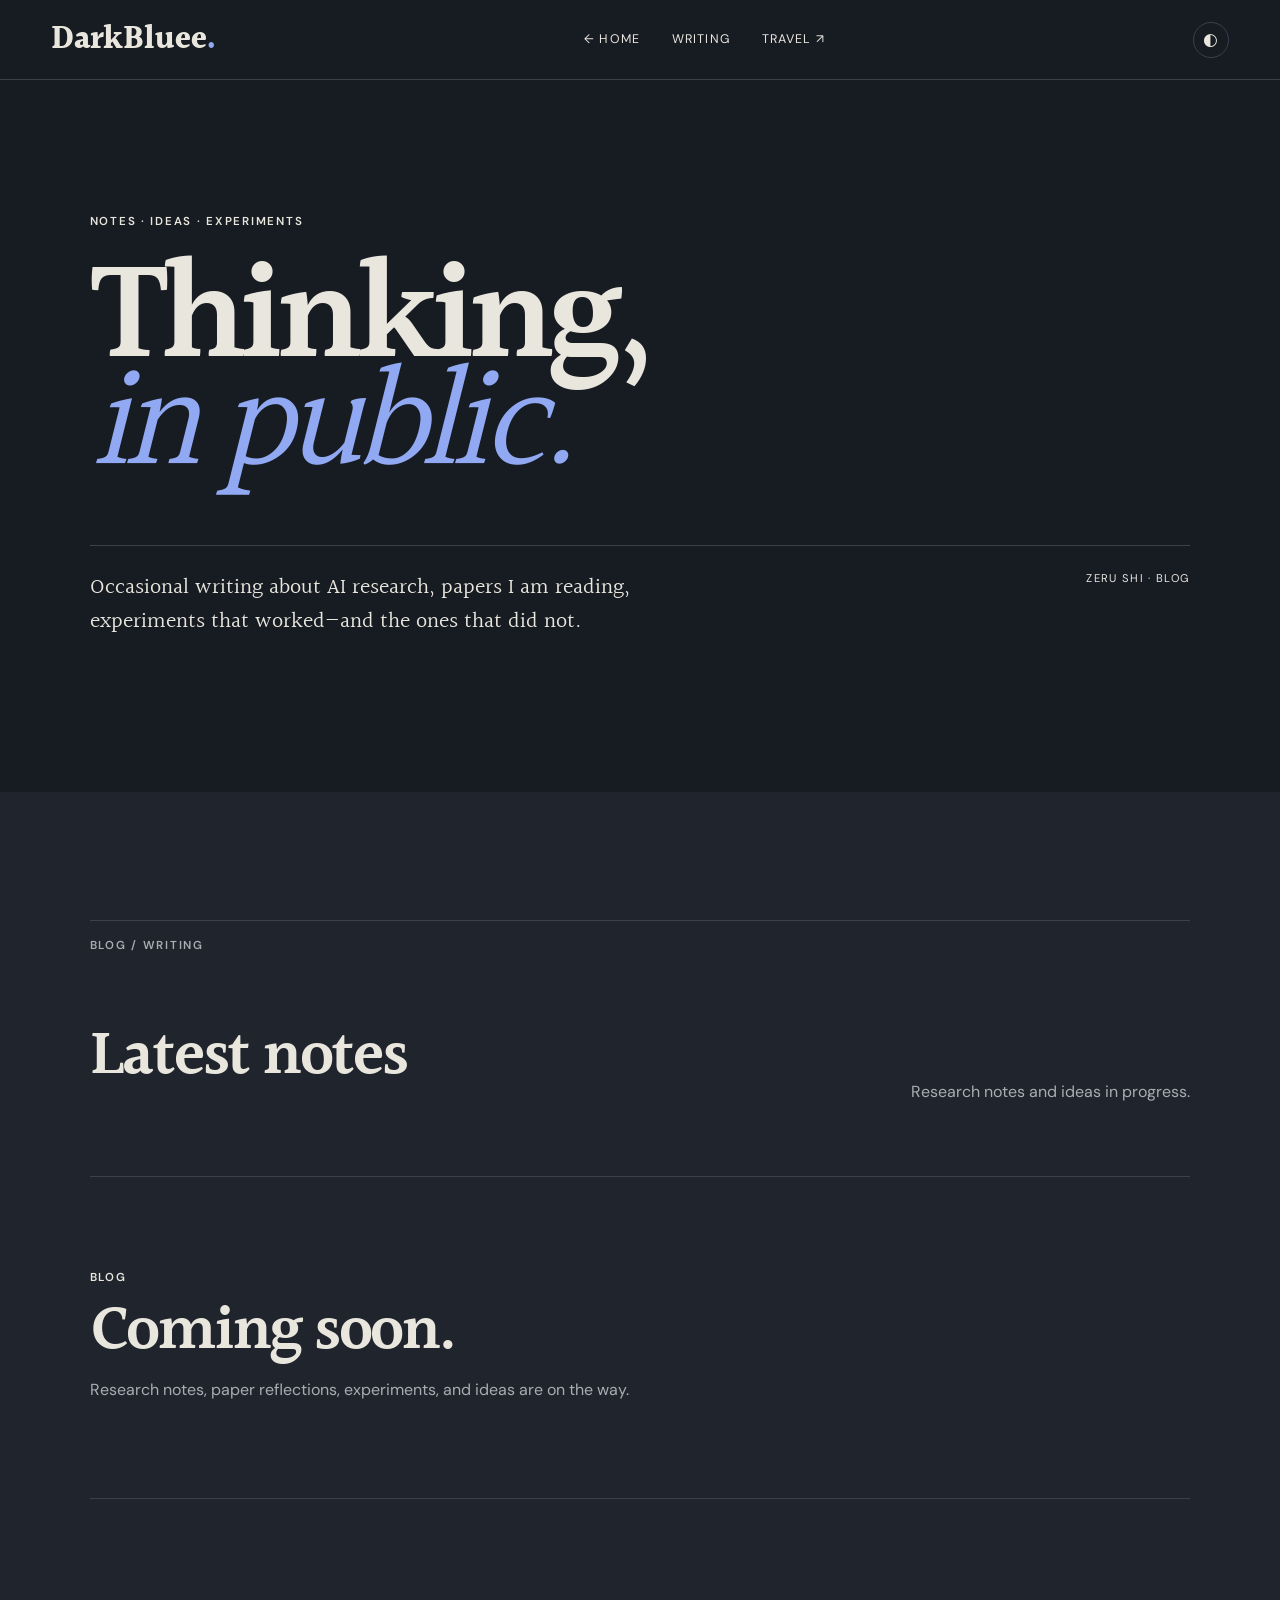
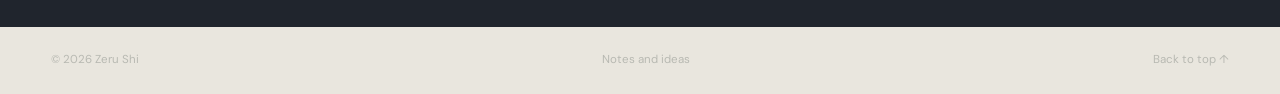
<file: blog.html>
<!doctype html>
<html lang="en">
<head>
  <meta charset="utf-8">
  <meta name="viewport" content="width=device-width, initial-scale=1">
  <title>Blog | Zeru Shi</title>
  <meta name="description" content="Notes by Zeru Shi on AI research, papers, experiments, and ideas in progress.">
  <meta name="author" content="Zeru Shi">
  <meta name="theme-color" content="#f1efe9">
  <link rel="canonical" href="https://darkbluee.github.io/blog.html">
  <script>try{const saved=localStorage.getItem('theme');const hour=new Date().getHours();if(saved==='dark'||(!saved&&(hour>=19||hour<7)))document.documentElement.dataset.theme='dark'}catch(e){}</script>
  <link rel="preconnect" href="https://fonts.googleapis.com">
  <link rel="preconnect" href="https://fonts.gstatic.com" crossorigin>
  <link href="https://fonts.googleapis.com/css2?family=DM+Sans:wght@400;500;600&family=Halant:wght@400;500;600;700&display=swap" rel="stylesheet">
  <link rel="stylesheet" href="./styles.css">
</head>
<body id="top" class="blog-page">
  <header class="site-header blog-header">
    <a class="wordmark" href="./index.html">DarkBluee<span>.</span></a>
    <nav aria-label="Blog navigation"><a href="./index.html">← Home</a><a href="#writing">Writing</a><a href="./travel.html">Travel ↗</a></nav>
    <button class="theme-toggle" type="button" aria-label="Switch to dark mode" title="Switch color theme"><span aria-hidden="true">◐</span></button>
  </header>

  <main>
    <section class="blog-hero section-pad">
      <p class="eyebrow">NOTES · IDEAS · EXPERIMENTS</p>
      <h1>Thinking,<br><em>in public.</em></h1>
      <div class="blog-intro"><p>Occasional writing about AI research, papers I am reading, experiments that worked—and the ones that did not.</p><span>ZERU SHI · BLOG</span></div>
    </section>

    <section id="writing" class="blog-index section-pad">
      <div class="section-label">BLOG / WRITING</div>
      <div class="section-heading"><h2>Latest notes</h2><p>Research notes and ideas in progress.</p></div>
      <div class="blog-empty">
        <p class="eyebrow">BLOG</p>
        <h2>Coming soon.</h2>
        <p>Research notes, paper reflections, experiments, and ideas are on the way.</p>
      </div>

      <!-- Future post card example:
      <article class="post-card">
        <div><time>2026.07.12</time><span>RESEARCH NOTES</span></div>
        <a href="./blog/example-post.html"><h2>Post title</h2><p>A short summary of the post.</p></a>
        <a href="./blog/example-post.html" aria-label="Read post">↗</a>
      </article>
      -->
    </section>
  </main>

  <footer><span>© 2026 Zeru Shi</span><span>Notes and ideas</span><a href="#top">Back to top ↑</a></footer>
  <script src="./script.js?v=2"></script>
</body>
</html>
</file>
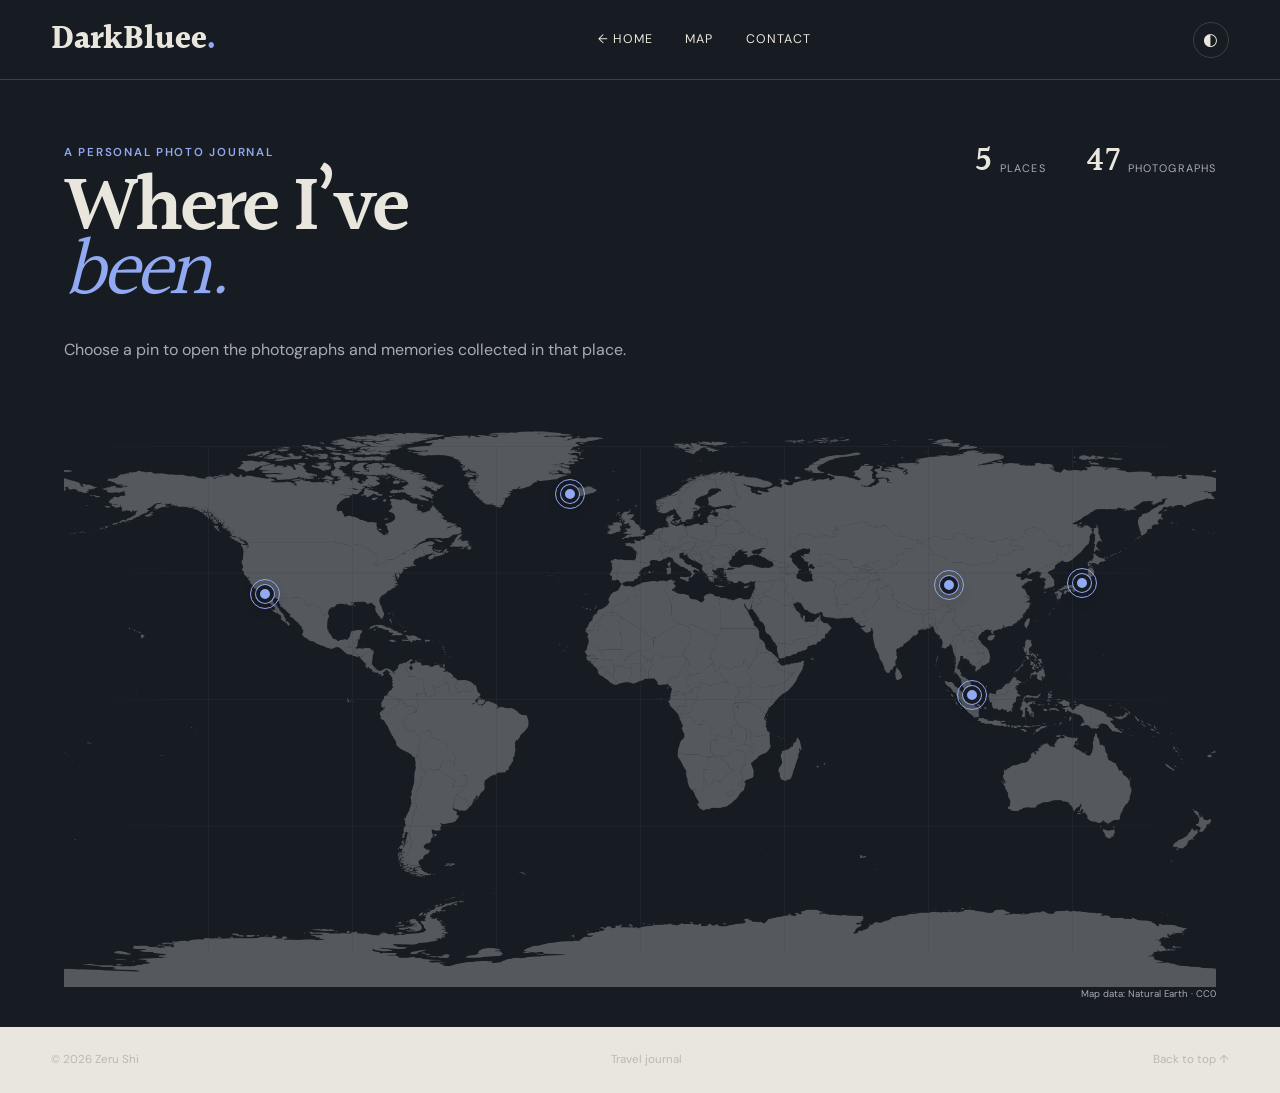
<file: travel.html>
<!doctype html>
<html lang="en">
<head>
  <meta charset="utf-8">
  <meta name="viewport" content="width=device-width, initial-scale=1">
  <title>Travel Journal | Zeru Shi</title>
  <meta name="description" content="A visual travel journal by Zeru Shi — places, light, and moments collected along the way.">
  <meta name="author" content="Zeru Shi">
  <meta name="theme-color" content="#f1efe9">
  <link rel="canonical" href="https://darkbluee.github.io/travel.html">
  <script>try{const saved=localStorage.getItem('theme');const hour=new Date().getHours();if(saved==='dark'||(!saved&&(hour>=19||hour<7)))document.documentElement.dataset.theme='dark'}catch(e){}</script>
  <link rel="preconnect" href="https://fonts.googleapis.com">
  <link rel="preconnect" href="https://fonts.gstatic.com" crossorigin>
  <link href="https://fonts.googleapis.com/css2?family=DM+Sans:wght@400;500;600&family=Halant:wght@400;500;600;700&display=swap" rel="stylesheet">
  <link rel="stylesheet" href="./styles.css">
  <link rel="stylesheet" href="./travel.css?v=11">
</head>
<body id="top" class="travel-page">
  <header class="site-header travel-header">
    <a class="wordmark" href="./index.html">DarkBluee<span>.</span></a>
    <nav aria-label="Travel navigation"><a href="./index.html">← Home</a><a href="#map">Map</a><a href="mailto:zeru.shi@rutgers.edu">Contact</a></nav>
    <button class="theme-toggle" type="button" aria-label="Switch to dark mode" title="Switch color theme"><span aria-hidden="true">◐</span></button>
  </header>

  <main class="travel-main">
    <section id="map" class="map-view" aria-labelledby="map-title">
      <div class="map-copy">
        <p class="eyebrow">A PERSONAL PHOTO JOURNAL</p>
        <h1 id="map-title">Where I’ve<br><em>been.</em></h1>
        <p>Choose a pin to open the photographs and memories collected in that place.</p>
      </div>
      <div class="map-meta" aria-label="Travel gallery totals"><span><strong id="place-count">0</strong> places</span><span><strong id="photo-count">0</strong> photographs</span></div>
      <div class="world-map" aria-label="Interactive world map">
        <img src="./assets/travel/world-map.png" alt="World map">
        <div class="map-grid" aria-hidden="true"></div>
        <div id="map-markers" class="map-markers"></div>
        <div id="map-empty" class="map-empty"><span>＋</span><p>No places pinned yet.<br>Your first journey will appear here.</p></div>
      </div>
      <p class="map-credit">Map data: Natural Earth · CC0</p>
    </section>

    <section id="place-gallery" class="place-gallery" hidden aria-live="polite">
      <div class="gallery-toolbar">
        <button id="back-to-map" class="back-to-map" type="button" aria-label="Close gallery and return to map"><span aria-hidden="true">×</span></button>
      </div>
      <header class="place-header">
        <h1 id="place-title"></h1>
        <p id="place-locations" class="place-locations" hidden></p>
        <time id="place-date"></time>
      </header>
      <div class="place-comments"><span>Notes</span><div id="place-notes"></div></div>
      <div id="travel-photos" class="travel-photo-grid" tabindex="0" aria-label="Photograph carousel; swipe or use arrow keys to browse"></div>
    </section>

    <dialog id="photo-lightbox" class="photo-lightbox">
      <button type="button" class="lightbox-close" aria-label="Close photograph">×</button>
      <img id="lightbox-image" alt="">
      <p id="lightbox-caption"></p>
    </dialog>
  </main>

  <footer><span>© 2026 Zeru Shi</span><span>Travel journal</span><a href="#top">Back to top ↑</a></footer>
  <script src="./script.js?v=2"></script>
  <script src="./travel-data.js?v=21"></script>
  <script src="./travel-map.js?v=15"></script>
</body>
</html>
</file>
<file: styles.css>
:root{--paper:#f1efe9;--ink:#20211f;--muted:#666861;--line:#cbc9c1;--blue:#263e8b;--white:#faf9f5}*{box-sizing:border-box}html{scroll-behavior:smooth}body{margin:0;background:var(--paper);color:var(--ink);font-family:"DM Sans",sans-serif;line-height:1.6}a{color:inherit;text-decoration:none}a:focus-visible,button:focus-visible{outline:3px solid var(--blue);outline-offset:4px}.site-header{height:80px;display:flex;align-items:center;justify-content:space-between;padding:0 4vw;border-bottom:1px solid var(--line);position:absolute;z-index:2;width:100%}.wordmark{font:700 2rem Halant,serif}.wordmark span,.open-note{color:var(--blue)}nav{display:flex;gap:2rem;font-size:.78rem;text-transform:uppercase;letter-spacing:.09em}nav a:hover,.socials a:hover,.card-links a:hover{color:var(--blue)}.section-pad{padding:8rem 7vw}.hero{min-height:100vh;padding-top:10rem;display:flex;flex-direction:column;justify-content:center;position:relative}.eyebrow,.section-label,.tag,.venue,time{font-size:.72rem;letter-spacing:.15em;font-weight:600}.hero h1{font:600 clamp(4.2rem,11vw,10rem)/.78 Halant,serif;letter-spacing:-.06em;margin:1.5rem 0 4rem}.flip-wrap{display:inline-block;color:var(--blue);min-width:6ch}.flip-out{animation:flipOut .28s ease forwards}.flip-in{animation:flipIn .35s ease}@keyframes flipOut{to{opacity:0;transform:translateY(20px);filter:blur(5px)}}@keyframes flipIn{from{opacity:0;transform:translateY(-20px);filter:blur(5px)}}.hero-bottom{display:flex;justify-content:space-between;align-items:end;border-top:1px solid var(--line);padding-top:1.5rem}.hero-bottom>p{max-width:620px;font:400 1.35rem Halant,serif}.hero-links{display:flex;gap:.75rem}.button{border:1px solid var(--ink);padding:.8rem 1.2rem;border-radius:100px;font-size:.8rem}.button.primary,.button:hover{background:var(--ink);color:var(--white)}.scroll-cue{position:absolute;bottom:2rem;left:50%;font-size:1.5rem}.section-label{border-top:1px solid var(--line);padding-top:1rem;margin-bottom:4.5rem;color:var(--muted)}.about-grid{display:grid;grid-template-columns:minmax(260px,.72fr) 1.3fr;gap:8vw;align-items:center}.portrait-wrap{position:relative}.portrait-wrap img{width:100%;aspect-ratio:4/5;object-fit:cover;object-position:center 22%;filter:grayscale(100%)}.portrait-wrap span{position:absolute;bottom:-1rem;right:-1rem;background:var(--blue);color:white;padding:.8rem 1rem;font-size:.65rem;letter-spacing:.1em}.about h2,.section-heading h2,.experience h2{font:600 clamp(2.6rem,5vw,5rem)/.95 Halant,serif;letter-spacing:-.035em;margin:0 0 2rem}.about-copy>p{font-size:1.08rem;max-width:720px}.about-copy a{text-decoration:underline;text-underline-offset:3px}.open-note{font-family:Halant,serif;font-size:1.35rem!important;border-left:3px solid var(--blue);padding-left:1.2rem;margin-top:2rem}.research{background:var(--ink);color:var(--white)}.research .section-label{border-color:#4d4e4a;color:#b8b9b2}.section-heading{display:flex;justify-content:space-between;align-items:end;margin-bottom:3.5rem}.section-heading p{color:var(--muted);max-width:380px}.research .section-heading p{color:#b8b9b2}.project-grid{display:grid;grid-template-columns:repeat(2,1fr);gap:1.5rem}.project-card{background:#2b2c29;border:1px solid #444541;overflow:hidden}.project-card img{width:100%;aspect-ratio:16/8;object-fit:cover;background:white;display:block;transition:transform .5s ease}.project-card:hover img{transform:scale(1.025)}.card-body{padding:1.8rem}.tag{color:#aeb9e3}.card-body h3{font:600 2rem/1.05 Halant,serif;margin:.5rem 0}.card-body>p{color:#c7c8c2}.card-links{display:flex;gap:1rem;margin-top:1.3rem;font-size:.78rem;text-transform:uppercase;letter-spacing:.08em}.publications{background:var(--white)}.pub-list article{display:grid;grid-template-columns:80px 1fr 40px;gap:2rem;padding:2rem 0;border-top:1px solid var(--line);align-items:start}.pub-list article>span{color:var(--muted)}.pub-list h3{font:600 1.65rem/1.15 Halant,serif;margin:.3rem 0}.pub-list p{margin:.3rem 0;color:var(--muted);font-size:.86rem}.pub-list .venue{color:var(--blue)}.pub-list article>a{font-size:1.5rem;text-align:right}.split{display:grid;grid-template-columns:1fr 1fr;gap:10vw}.timeline article{padding:1.3rem 0;border-top:1px solid var(--line)}.timeline h3{font:600 1.6rem Halant,serif;margin:.3rem 0}.timeline p{margin:0;color:var(--muted)}.recognition{margin-top:7rem}.recognition-grid{display:grid;grid-template-columns:repeat(2,1fr);gap:0 3rem}.recognition-grid p{border-top:1px solid var(--line);padding:1rem 0;margin:0}.recognition-grid span{display:inline-block;width:90px;font-size:.72rem;color:var(--blue)}.contact{text-align:center;background:var(--blue);color:white}.contact h2{font:600 clamp(3.5rem,8vw,8rem)/.83 Halant,serif;letter-spacing:-.05em;margin:2rem 0}.contact h2 em{font-weight:400}.contact>a{display:inline-block;font-size:1.1rem;border-bottom:1px solid white;padding-bottom:.2rem}.socials{display:flex;justify-content:center;gap:2rem;margin-top:4rem;font-size:.78rem;text-transform:uppercase;letter-spacing:.08em}.socials a:hover{color:#bec8ed}footer{display:flex;justify-content:space-between;padding:1.5rem 4vw;background:var(--ink);color:#b8b9b2;font-size:.72rem}.reveal{opacity:0;transform:translateY(28px);transition:opacity .7s ease,transform .7s ease}.reveal.visible{opacity:1;transform:none}@media (prefers-reduced-motion:reduce){html{scroll-behavior:auto}.reveal{opacity:1;transform:none;transition:none}}@media(max-width:760px){.site-header{height:64px}nav{gap:1rem}nav a:nth-child(2),nav a:nth-child(4){display:none}.section-pad{padding:6rem 6vw}.hero{padding-top:8rem}.hero h1{font-size:clamp(3.7rem,19vw,6rem);margin-bottom:3rem}.hero-bottom,.section-heading{display:block}.hero-links{margin-top:1.5rem}.scroll-cue{display:none}.about-grid,.project-grid,.split{grid-template-columns:1fr}.portrait-wrap{max-width:380px}.section-label{margin-bottom:3rem}.section-heading p{margin-top:0}.pub-list article{grid-template-columns:50px 1fr 24px;gap:.8rem}.pub-list h3{font-size:1.35rem}.recognition-grid{grid-template-columns:1fr}.socials{flex-wrap:wrap;gap:1rem 2rem}footer{gap:1rem;flex-wrap:wrap}footer span:nth-child(2){display:none}}
.portrait-wrap img{filter:none}
.news{background:#e6e3da}.news-list{border-bottom:1px solid var(--line)}.news-list article{display:grid;grid-template-columns:120px 1fr;gap:2rem;border-top:1px solid var(--line);padding:1.15rem 0}.news-list article time{color:var(--blue);padding-top:.2rem}.news-list article p{margin:0;font:500 1.18rem/1.45 Halant,serif}.news-list a{text-decoration:underline;text-underline-offset:3px}.news-list a:hover{color:var(--blue)}
@media(max-width:760px){.news-list article{grid-template-columns:75px 1fr;gap:1rem}.news-list article p{font-size:1.05rem}nav a:nth-child(2){display:none}}
.news-list{max-height:360px;overflow-y:auto;overscroll-behavior:contain;padding-right:1rem;scrollbar-width:thin;scrollbar-color:var(--blue) transparent;mask-image:linear-gradient(to bottom,#000 0,#000 calc(100% - 42px),transparent 100%);-webkit-mask-image:linear-gradient(to bottom,#000 0,#000 calc(100% - 42px),transparent 100%)}.news-list:focus{outline:2px solid var(--blue);outline-offset:8px}.news-list::-webkit-scrollbar{width:6px}.news-list::-webkit-scrollbar-track{background:transparent}.news-list::-webkit-scrollbar-thumb{background:var(--blue);border-radius:10px}.news-list article:last-child{padding-bottom:3.5rem}
@media(max-width:760px){.news-list{max-height:320px;padding-right:.5rem}}
.travel-header{position:absolute}.travel-hero{min-height:88vh;padding-top:11rem;display:flex;flex-direction:column;justify-content:center}.travel-hero h1{font:600 clamp(4rem,10vw,9rem)/.78 Halant,serif;letter-spacing:-.055em;margin:1.5rem 0 4rem}.travel-hero h1 em{font-weight:400;color:var(--blue)}.travel-intro{border-top:1px solid var(--line);padding-top:1.5rem;display:flex;justify-content:space-between;align-items:start}.travel-intro p{font:400 1.35rem Halant,serif;max-width:560px;margin:0}.travel-intro>span{font-size:.7rem;letter-spacing:.12em}.travel-journal{background:var(--white);min-height:70vh}.travel-empty{min-height:430px;border:1px solid var(--line);display:grid;grid-template-columns:1fr 2fr;align-items:end;padding:3rem;position:relative;background:linear-gradient(135deg,#ece9e1,#f7f5ef)}.empty-number{position:absolute;right:2rem;top:1rem;font:600 8rem Halant,serif;color:#ddd9cf;line-height:1}.travel-empty h2,.trip h2{font:600 clamp(3rem,6vw,6rem)/.85 Halant,serif;letter-spacing:-.04em;margin:.7rem 0 1.5rem}.travel-empty>div{grid-column:2;position:relative;z-index:1}.travel-empty>div>p:last-child{max-width:560px;color:var(--muted)}code{font-size:.8em;background:#dedbd2;padding:.15rem .4rem;border-radius:3px}.trip{margin-top:8rem}.trip>header{display:flex;justify-content:space-between;align-items:end;border-bottom:1px solid var(--line);margin-bottom:1.5rem}.trip>header time{padding-bottom:1rem}.photo-grid{display:grid;grid-template-columns:repeat(2,1fr);gap:1rem}.photo-grid figure{margin:0}.photo-grid img{display:block;width:100%;aspect-ratio:4/5;object-fit:cover}.photo-grid .photo-wide{grid-column:span 2}.photo-grid .photo-wide img{aspect-ratio:16/9}.photo-grid figcaption{font-size:.72rem;color:var(--muted);padding-top:.5rem}@media(max-width:760px){.travel-hero{min-height:80vh;padding-top:8rem}.travel-hero h1{font-size:17vw}.travel-intro{display:block}.travel-intro>span{display:block;margin-top:2rem}.travel-empty{grid-template-columns:1fr;padding:1.5rem;min-height:400px}.travel-empty>div{grid-column:1}.empty-number{font-size:5rem}.photo-grid{grid-template-columns:1fr}.photo-grid .photo-wide{grid-column:span 1}.photo-grid .photo-wide img{aspect-ratio:4/5}}
.publication-group{margin-top:6rem}.publication-group:first-child{margin-top:0}.publication-group>header{display:grid;grid-template-columns:80px 1fr;gap:2rem;align-items:end;margin-bottom:1.2rem}.publication-group>header>span{font:500 3.5rem Halant,serif;color:#d3d0c8;line-height:1}.publication-group>header p{font-size:.68rem;letter-spacing:.14em;color:var(--blue);margin:0}.publication-group>header h3{font:600 clamp(2.2rem,4vw,4rem)/1 Halant,serif;letter-spacing:-.03em;margin:.15rem 0 0}.publication-group .pub-list{border-bottom:1px solid var(--line)}@media(max-width:760px){.publication-group{margin-top:4rem}.publication-group>header{grid-template-columns:50px 1fr;gap:.8rem}.publication-group>header>span{font-size:2.5rem}}
.theme-toggle{appearance:none;border:1px solid var(--line);background:var(--paper);color:var(--ink);width:36px;height:36px;border-radius:50%;display:grid;place-items:center;cursor:pointer;font-size:1.05rem;transition:background .25s,color .25s,transform .25s}.theme-toggle:hover{transform:rotate(18deg);background:var(--ink);color:var(--paper)}
html[data-theme="dark"]{--paper:#171b22;--ink:#e9e6de;--muted:#a9acb2;--line:#3b414b;--blue:#91a8f2;--white:#20252d;color-scheme:dark}html[data-theme="dark"] body{background:var(--paper)}html[data-theme="dark"] .news{background:#1d222a}html[data-theme="dark"] .research{background:#11151b}html[data-theme="dark"] .project-card{background:#202630;border-color:#3b414b}html[data-theme="dark"] .publications,html[data-theme="dark"] .travel-journal{background:#20252d}html[data-theme="dark"] .contact{background:#273b78}html[data-theme="dark"] .travel-empty{background:linear-gradient(135deg,#242a33,#1b2027)}html[data-theme="dark"] .empty-number,html[data-theme="dark"] .publication-group>header>span{color:#343b46}html[data-theme="dark"] code{background:#343b46}html[data-theme="dark"] .portrait-wrap img{filter:brightness(.9)}html[data-theme="dark"] .project-card img{filter:brightness(.88)}html[data-theme="dark"] .project-card:hover img{filter:brightness(1)}body,.site-header,.news,.research,.project-card,.publications,.travel-journal,.contact,.travel-empty,footer{transition:background-color .35s ease,color .35s ease,border-color .35s ease}
@media(max-width:760px){.site-header{gap:.7rem}.theme-toggle{width:32px;height:32px;flex:0 0 auto}nav{margin-left:auto}}
html[data-theme="dark"] .research{color:#e9e6de}html[data-theme="dark"] .research .section-heading h2{color:#f3f0e8}html[data-theme="dark"] .research .section-heading p{color:#a9acb2}html[data-theme="dark"] .project-card{color:#e9e6de}html[data-theme="dark"] .project-card .card-body>p{color:#bdc1c8}html[data-theme="dark"] .contact{color:#fff}
.blog-header{position:absolute}.blog-hero{min-height:88vh;padding-top:11rem;display:flex;flex-direction:column;justify-content:center}.blog-hero h1{font:600 clamp(4.5rem,11vw,10rem)/.76 Halant,serif;letter-spacing:-.055em;margin:1.5rem 0 4rem}.blog-hero h1 em{font-weight:400;color:var(--blue)}.blog-intro{display:flex;justify-content:space-between;align-items:start;border-top:1px solid var(--line);padding-top:1.5rem}.blog-intro p{font:400 1.35rem Halant,serif;max-width:650px;margin:0}.blog-intro>span{font-size:.7rem;letter-spacing:.12em}.blog-index{min-height:70vh;background:var(--white)}.blog-empty{border-top:1px solid var(--line);border-bottom:1px solid var(--line);padding:5rem 0}.blog-empty h2{font:600 clamp(2.8rem,5vw,5rem)/.9 Halant,serif;letter-spacing:-.035em;margin:1rem 0}.blog-empty>p:last-child{max-width:570px;color:var(--muted)}.post-card{display:grid;grid-template-columns:170px 1fr 40px;gap:2rem;align-items:start;border-top:1px solid var(--line);padding:2rem 0}.post-card>div{display:flex;flex-direction:column;gap:.4rem;font-size:.7rem;letter-spacing:.1em;color:var(--muted)}.post-card h2{font:600 2rem/1.1 Halant,serif;margin:0}.post-card p{color:var(--muted)}.post-card>a:last-child{font-size:1.5rem;text-align:right}html[data-theme="dark"] .blog-index{background:#20252d}@media(max-width:760px){.blog-hero{min-height:80vh;padding-top:8rem}.blog-hero h1{font-size:19vw}.blog-intro{display:block}.blog-intro>span{display:block;margin-top:2rem}.post-card{grid-template-columns:1fr 24px}.post-card>div{grid-column:1/-1}}
.research-intro{margin-top:2rem;font-weight:600}.research-interests{margin:1rem 0 2rem}.research-interests article{display:grid;grid-template-columns:42px 1fr;gap:1rem;border-top:1px solid var(--line);padding:1.25rem 0}.research-interests article>span{font-size:.7rem;letter-spacing:.1em;color:var(--blue);padding-top:.25rem}.research-interests h3{font:600 1.35rem/1.2 Halant,serif;margin:0 0 .45rem}.research-interests p{margin:0;color:var(--muted);font-size:.96rem}.about-actions{margin:1.5rem 0 2.5rem}.about-actions .button{display:inline-block}.about-actions .primary{color:var(--paper)}html[data-theme="dark"] .about-actions .primary{color:#171b22}@media(max-width:760px){.research-interests article{grid-template-columns:32px 1fr}}
.about-actions{display:flex;align-items:center;gap:.75rem;flex-wrap:wrap}
.hero{min-height:78vh;padding-bottom:4rem}.about{padding-top:5rem}@media(max-width:760px){.hero{min-height:70vh;padding-bottom:3rem}.about{padding-top:4rem}}
.publications .pub-list strong{font-weight:800;color:var(--ink);letter-spacing:.01em}html[data-theme="dark"] .publications .pub-list strong{color:#f5f2ea}
.publication-group .pub-list article{grid-template-columns:1fr 40px}.publication-group .pub-list article>span{display:none}@media(max-width:760px){.publication-group .pub-list article{grid-template-columns:1fr 24px}}
.recognition-columns{display:grid;grid-template-columns:1fr 1fr;gap:10vw;margin-top:7rem}.recognition-columns h2{margin-bottom:2rem}.awards-scroll{height:250px;overflow-y:auto;overscroll-behavior:contain;border-bottom:1px solid var(--line);padding-right:.75rem;scrollbar-width:thin;scrollbar-color:var(--blue) transparent}.awards-scroll::-webkit-scrollbar{width:6px}.awards-scroll::-webkit-scrollbar-track{background:transparent}.awards-scroll::-webkit-scrollbar-thumb{background:var(--blue);border-radius:10px}.awards-scroll:focus{outline:2px solid var(--blue);outline-offset:6px}.awards-scroll article{display:grid;grid-template-columns:85px 1fr;gap:1rem;border-top:1px solid var(--line);padding:1rem 0}.awards-scroll article time{color:var(--blue);padding-top:.15rem}.awards-scroll article p,.service-list article p{margin:0}.service-list{border-bottom:1px solid var(--line)}.service-list article{border-top:1px solid var(--line);padding:1rem 0}.service-list article:first-child{display:grid;grid-template-columns:160px 1fr;gap:1rem}.service-list .eyebrow{color:var(--blue);font-size:.68rem}@media(max-width:760px){.recognition-columns{grid-template-columns:1fr;gap:4rem;margin-top:5rem}.awards-scroll{height:230px}.awards-scroll article{grid-template-columns:72px 1fr}.service-list article:first-child{display:block}.service-list .eyebrow{margin-bottom:.35rem}}
.service-panel .service-list article:first-child{display:block}.service-panel .service-list article p{white-space:nowrap}@media(max-width:980px){.service-panel .service-list article p{white-space:normal}}
.recognition-columns{grid-template-columns:1fr;gap:4.5rem}.service-panel{width:100%}.service-panel .service-list article p{white-space:normal}
.travel-main{min-height:100vh}.map-view{min-height:100vh;padding:9rem 4vw 3rem;position:relative;overflow:hidden;background:var(--paper)}.map-copy{position:relative;z-index:2;max-width:620px}.map-copy h1{font:600 clamp(4rem,8vw,8rem)/.76 Halant,serif;letter-spacing:-.055em;margin:1rem 0}.map-copy h1 em{font-weight:400;color:var(--blue)}.map-copy>p:last-child{max-width:480px;color:var(--muted)}.map-meta{position:absolute;right:4vw;top:9rem;z-index:2;display:flex;gap:2rem;text-align:right;font-size:.72rem;text-transform:uppercase;letter-spacing:.1em;color:var(--muted)}.map-meta span{display:flex;flex-direction:column}.map-meta strong{font:600 2.5rem Halant,serif;color:var(--ink);line-height:1}.world-map{position:relative;width:min(92vw,1500px);aspect-ratio:2/1;margin:0 auto;isolation:isolate}.world-map>img{position:absolute;inset:0;width:100%;height:100%;object-fit:contain;opacity:.52;filter:sepia(.08)}.map-grid{position:absolute;inset:6% 0;background-image:linear-gradient(to right,var(--line) 1px,transparent 1px),linear-gradient(to bottom,var(--line) 1px,transparent 1px);background-size:12.5% 25%;opacity:.22;mask-image:linear-gradient(to right,transparent,#000 12%,#000 88%,transparent)}.map-markers{position:absolute;inset:0}.map-marker{position:absolute;z-index:4;appearance:none;border:0;background:none;color:var(--ink);padding:0;cursor:pointer;transform:translate(-50%,-50%)}.pin-dot{display:block;width:14px;height:14px;border-radius:50%;background:var(--blue);border:3px solid var(--paper);box-shadow:0 0 0 1px var(--blue);position:relative}.pin-dot:after{content:"";position:absolute;inset:-10px;border:1px solid var(--blue);border-radius:50%;animation:pinPulse 2.2s ease-out infinite;animation-delay:var(--delay)}@keyframes pinPulse{0%{transform:scale(.3);opacity:0}20%{opacity:.7}100%{transform:scale(1.4);opacity:0}}.pin-label{position:absolute;left:20px;top:50%;transform:translateY(-50%);white-space:nowrap;background:var(--paper);border:1px solid var(--line);padding:.45rem .65rem;text-align:left;font-size:.75rem;font-weight:600;box-shadow:0 8px 24px rgba(20,20,20,.1)}.pin-label small{display:block;color:var(--muted);font-size:.6rem;font-weight:400;text-transform:uppercase;letter-spacing:.08em}.map-marker:hover .pin-label,.map-marker:focus-visible .pin-label{background:var(--ink);color:var(--paper)}.map-marker:hover .pin-label small,.map-marker:focus-visible .pin-label small{color:var(--paper);opacity:.72}.map-empty{position:absolute;left:50%;top:58%;transform:translate(-50%,-50%);z-index:3;text-align:center;color:var(--muted);background:color-mix(in srgb,var(--paper) 88%,transparent);padding:1.5rem 2rem;border:1px solid var(--line);backdrop-filter:blur(8px)}.map-empty[hidden]{display:none}.map-empty span{font-size:1.5rem;color:var(--blue)}.map-empty p{margin:.5rem 0 0;font:500 1rem/1.4 Halant,serif}.map-credit{position:absolute;bottom:1rem;right:4vw;color:var(--muted);font-size:.6rem}.place-gallery{min-height:100vh;padding:7rem 6vw;background:var(--white)}.place-gallery[hidden]{display:none}.gallery-toolbar{display:flex;justify-content:space-between;align-items:center;border-bottom:1px solid var(--line);padding-bottom:1rem;font-size:.7rem;text-transform:uppercase;letter-spacing:.1em}.back-to-map{appearance:none;border:0;background:none;color:var(--ink);font:600 .72rem "DM Sans",sans-serif;letter-spacing:.1em;text-transform:uppercase;padding:.5rem 0;cursor:pointer}.back-to-map:hover{color:var(--blue)}.place-header{display:grid;grid-template-columns:1.2fr .8fr;gap:6vw;align-items:end;padding:5rem 0}.place-header h1{font:600 clamp(4rem,9vw,9rem)/.78 Halant,serif;letter-spacing:-.055em;margin:.6rem 0 0}.place-header>div:last-child{padding-bottom:.6rem}.place-header time{font-size:.72rem;letter-spacing:.12em;color:var(--blue);text-transform:uppercase}.place-header>div:last-child p{max-width:520px;color:var(--muted)}.travel-photo-grid{display:grid;grid-template-columns:repeat(12,1fr);gap:1.2rem}.travel-photo{grid-column:span 6;margin:0}.travel-photo.wide{grid-column:span 12}.travel-photo.portrait{grid-column:span 5}.travel-photo button{appearance:none;border:0;background:none;padding:0;display:block;width:100%;cursor:zoom-in;overflow:hidden}.travel-photo img{display:block;width:100%;aspect-ratio:4/3;object-fit:cover;transition:transform .5s ease}.travel-photo.wide img{aspect-ratio:16/8}.travel-photo.portrait img{aspect-ratio:4/5}.travel-photo button:hover img{transform:scale(1.02)}.travel-photo figcaption{padding:.6rem 0 1.5rem;color:var(--muted);font-size:.72rem}.photo-lightbox{width:100vw;height:100vh;max-width:none;max-height:none;margin:0;border:0;background:rgba(11,13,17,.94);color:white;padding:3rem}.photo-lightbox::backdrop{background:rgba(11,13,17,.94)}.photo-lightbox[open]{display:grid;place-items:center}.photo-lightbox img{max-width:min(90vw,1400px);max-height:82vh;object-fit:contain}.photo-lightbox p{position:absolute;bottom:1.2rem;left:50%;transform:translateX(-50%);margin:0;color:#d6d7da;font-size:.75rem}.lightbox-close{position:absolute;right:2rem;top:1rem;border:0;background:none;color:white;font-size:2.2rem;cursor:pointer}.gallery-open .site-header{position:absolute}html[data-theme="dark"] .world-map>img{filter:invert(1);opacity:.38}html[data-theme="dark"] .map-empty{background:color-mix(in srgb,var(--paper) 88%,transparent)}html[data-theme="dark"] .place-gallery{background:#20252d}@media(max-width:760px){.map-view{padding:7rem 5vw 2rem;min-height:100svh}.map-copy h1{font-size:18vw}.map-meta{position:static;text-align:left;margin-top:2rem}.world-map{width:125vw;margin:2rem 0 0 -17vw}.map-empty{top:64%;padding:1rem}.pin-label{display:none}.map-credit{right:5vw}.place-gallery{padding:6rem 5vw}.place-header{grid-template-columns:1fr;padding:3rem 0}.place-header h1{font-size:18vw}.place-header>div:last-child{padding:0}.travel-photo-grid{display:block}.travel-photo{margin-bottom:1rem}.travel-photo img,.travel-photo.wide img,.travel-photo.portrait img{aspect-ratio:auto;max-height:none}.photo-lightbox{padding:1rem}.photo-lightbox img{max-width:96vw;max-height:80vh}}
.place-gallery-empty{grid-column:1/-1;min-height:420px;border:1px solid var(--line);display:flex;flex-direction:column;align-items:center;justify-content:center;text-align:center;background:linear-gradient(135deg,color-mix(in srgb,var(--paper) 85%,var(--white)),var(--white))}.place-gallery-empty>span{font-size:1.8rem;color:var(--blue)}.place-gallery-empty h2{font:600 clamp(2.4rem,5vw,4.5rem)/.9 Halant,serif;letter-spacing:-.035em;margin:1rem 0}.place-gallery-empty p{color:var(--muted);margin:0}html[data-theme="dark"] .place-gallery-empty{background:linear-gradient(135deg,#242a33,#1b2027)}
.portrait-wrap img{height:auto;aspect-ratio:auto;object-fit:contain;object-position:center}
@media(min-width:761px){.about-grid .portrait-wrap{width:82%;justify-self:center}}
.research .project-grid{width:min(100%,1220px);margin:0 auto;gap:1.1rem}.research .project-card img{aspect-ratio:16/7}.research .card-body{padding:1.4rem}.research .card-body h3{font-size:1.6rem;line-height:1.1}.research .card-body>p{font-size:.9rem;line-height:1.55}.research .card-links{margin-top:1rem;font-size:.72rem}@media(max-width:760px){.research .project-card img{aspect-ratio:16/8}.research .card-body{padding:1.25rem}.research .card-body h3{font-size:1.45rem}}
</file>
<file: travel.css>
/* Travel page layout lives separately to prevent portfolio rules from colliding. */
.travel-page .site-header {
  position: relative;
  z-index: 20;
  background: var(--paper);
}

.travel-main {
  min-height: calc(100vh - 80px);
}

.travel-page .map-view {
  min-height: calc(100vh - 80px);
  padding: clamp(2.5rem, 5vw, 5rem) 5vw 2.5rem;
  overflow: hidden;
  position: relative;
  background: var(--paper);
}

.travel-page .map-copy {
  width: min(100%, 760px);
  max-width: none;
  position: relative;
  z-index: 5;
}

.travel-page .map-copy .eyebrow {
  display: block;
  margin: 0 0 1rem;
  color: var(--blue);
}

.travel-page .map-copy h1 {
  margin: 0;
  max-width: 760px;
  font: 600 clamp(3.75rem, 6.2vw, 7rem)/.8 Halant, serif;
  letter-spacing: -.05em;
}

.travel-page .map-copy h1 em {
  color: var(--blue);
  font-weight: 400;
}

.travel-page .map-copy > p:last-child {
  max-width: 620px;
  margin: 2rem 0 0;
  color: var(--muted);
  font-size: 1rem;
}

.travel-page .map-meta {
  position: absolute;
  z-index: 5;
  top: clamp(3rem, 5vw, 5rem);
  right: 5vw;
  display: flex;
  gap: 2.5rem;
  text-align: left;
}

.travel-page .map-meta span {
  display: grid;
  grid-template-columns: auto auto;
  align-items: baseline;
  gap: .45rem;
  color: var(--muted);
  font-size: .68rem;
  letter-spacing: .1em;
  text-transform: uppercase;
}

.travel-page .map-meta strong {
  color: var(--ink);
  font: 600 2.2rem/1 Halant, serif;
}

.travel-page .world-map {
  position: relative;
  width: min(90vw, 1500px);
  aspect-ratio: 2 / 1;
  margin: 3rem auto 0;
  isolation: isolate;
}

.travel-page .world-map > img {
  position: absolute;
  inset: 0;
  width: 100%;
  height: 100%;
  object-fit: contain;
}

.travel-page .map-markers {
  position: absolute;
  inset: 0;
  z-index: 12;
  overflow: visible;
  pointer-events: none;
}

.travel-page .map-marker {
  position: absolute;
  z-index: 2;
  width: 18px;
  height: 18px;
  padding: 0;
  border: 0;
  border-radius: 50%;
  appearance: none;
  background: transparent;
  color: var(--ink);
  cursor: pointer;
  pointer-events: auto;
  transform: translate(-50%, -50%);
}

.travel-page .map-marker .pin-dot {
  display: block;
  width: 18px;
  height: 18px;
  border: 4px solid var(--paper);
  border-radius: 50%;
  background: var(--blue);
  box-shadow: 0 0 0 1px var(--blue), 0 5px 16px rgba(0, 0, 0, .22);
}

.travel-page .map-marker .pin-label {
  position: absolute;
  left: 26px;
  top: 50%;
  display: block;
  min-width: max-content;
  padding: .5rem .7rem;
  transform: translate(8px, -50%);
  border: 1px solid var(--line);
  background: var(--paper);
  color: var(--ink);
  box-shadow: 0 8px 24px rgba(0, 0, 0, .18);
  text-align: left;
  font-size: .75rem;
  font-weight: 600;
  line-height: 1.2;
  opacity: 0;
  visibility: hidden;
  pointer-events: none;
  transition: opacity .2s ease, transform .2s ease, visibility .2s ease;
}

.travel-page .map-marker .pin-label small {
  display: block;
  margin-top: .2rem;
  color: var(--muted);
  font-size: .58rem;
  font-weight: 500;
  letter-spacing: .08em;
  text-transform: uppercase;
}

.travel-page .map-marker:hover .pin-label,
.travel-page .map-marker:focus-visible .pin-label {
  background: var(--ink);
  color: var(--paper);
  opacity: 1;
  visibility: visible;
  transform: translate(0, -50%);
}

.travel-page .map-marker:hover .pin-label small,
.travel-page .map-marker:focus-visible .pin-label small {
  color: var(--paper);
  opacity: .72;
}

.travel-page .map-empty {
  top: 50%;
}

.travel-page .map-credit {
  right: 5vw;
}

html[data-theme="dark"] .travel-page .site-header {
  background: var(--paper);
}

@media (max-width: 1050px) {
  .travel-page .map-meta {
    position: static;
    margin-top: 2.5rem;
  }

  .travel-page .world-map {
    margin-top: 1.5rem;
  }
}

@media (max-width: 760px) {
  .travel-page .site-header {
    height: 64px;
  }

  .travel-main {
    min-height: calc(100svh - 64px);
  }

  .travel-page .map-view {
    min-height: calc(100svh - 64px);
    padding: 2.75rem 5vw 2rem;
  }

  .travel-page .map-copy h1 {
    font-size: clamp(3.6rem, 17vw, 5.5rem);
    line-height: .82;
  }

  .travel-page .map-copy > p:last-child {
    margin-top: 1.5rem;
  }

  .travel-page .map-meta {
    gap: 1.4rem;
    margin-top: 2rem;
  }

  .travel-page .map-meta span {
    display: flex;
    align-items: baseline;
  }

  .travel-page .map-meta strong {
    font-size: 1.8rem;
  }

  .travel-page .world-map {
    width: 116vw;
    margin: 2rem 0 0 -13vw;
  }

  .travel-page .map-marker .pin-label {
    display: block;
    left: 22px;
    padding: .35rem .5rem;
    font-size: .65rem;
  }
}
/* Horizontal place gallery */
.travel-page .gallery-controls{display:flex;align-items:center;gap:.6rem}.travel-page .gallery-controls span{margin-right:.5rem}.travel-page .gallery-controls button{width:34px;height:34px;border:1px solid var(--line);border-radius:50%;background:transparent;color:var(--ink);cursor:pointer;font-size:1rem}.travel-page .gallery-controls button:hover{background:var(--ink);color:var(--paper)}
.travel-page .travel-photo-grid{display:flex;align-items:flex-start;gap:clamp(1rem,2vw,2rem);width:calc(100% + 6vw);margin-right:-6vw;padding:0 6vw 1.25rem 0;overflow-x:auto;overflow-y:hidden;scroll-snap-type:x mandatory;overscroll-behavior-inline:contain;scrollbar-width:thin;scrollbar-color:var(--blue) transparent;-webkit-overflow-scrolling:touch}.travel-page .travel-photo-grid::-webkit-scrollbar{height:6px}.travel-page .travel-photo-grid::-webkit-scrollbar-track{background:transparent}.travel-page .travel-photo-grid::-webkit-scrollbar-thumb{border-radius:10px;background:var(--blue)}
.travel-page .travel-photo{flex:0 0 min(68vw,960px);width:min(68vw,960px);margin:0;scroll-snap-align:start}.travel-page .travel-photo.portrait{flex-basis:min(42vw,580px);width:min(42vw,580px)}.travel-page .travel-photo.wide{flex-basis:min(78vw,1120px);width:min(78vw,1120px)}
.travel-page .travel-photo button{display:flex;align-items:center;justify-content:center;width:100%;height:min(66vh,740px);padding:0;overflow:hidden;border:1px solid var(--line);background:color-mix(in srgb,var(--paper) 82%,var(--white))}.travel-page .travel-photo img,.travel-page .travel-photo.wide img,.travel-page .travel-photo.portrait img{display:block;width:100%;height:100%;max-width:100%;max-height:100%;aspect-ratio:auto;object-fit:contain}.travel-page .travel-photo figcaption{padding:.65rem 0 0}
@media(max-width:760px){.travel-page .gallery-controls span{display:none}.travel-page .travel-photo-grid{display:flex;width:calc(100% + 5vw);margin-right:-5vw;padding-right:5vw}.travel-page .travel-photo,.travel-page .travel-photo.wide,.travel-page .travel-photo.portrait{flex:0 0 86vw;width:86vw;margin:0}.travel-page .travel-photo button{height:62svh}}

.travel-page .gallery-toolbar{display:flex;justify-content:flex-end;align-items:center;gap:.8rem;border-bottom:0;padding-bottom:0}.travel-page .back-to-map{order:2;display:grid;place-items:center;width:46px;height:46px;padding:0;border:1px solid color-mix(in srgb,var(--line) 80%,transparent);border-radius:50%;background:color-mix(in srgb,var(--paper) 84%,transparent);color:var(--ink);box-shadow:inset 0 1px 0 rgba(255,255,255,.12),0 8px 24px rgba(0,0,0,.1);backdrop-filter:blur(10px);font:300 1.75rem/1 "DM Sans",sans-serif;letter-spacing:0;text-transform:none;transition:transform .25s ease,background .25s ease,color .25s ease,border-color .25s ease}.travel-page .back-to-map span{display:block;transform:translateY(-1px)}.travel-page .back-to-map:hover,.travel-page .back-to-map:focus-visible{transform:rotate(90deg);border-color:var(--blue);background:var(--blue);color:#fff}.travel-page .gallery-controls{order:1}

/* Tight, natural-ratio filmstrip */
.travel-page .place-gallery{padding:3rem 5vw clamp(7rem,11vh,11rem)}.travel-page .travel-photo-grid{gap:12px;width:calc(100% + 5vw);margin-right:-5vw;padding:0 5vw 3.5rem 0}.travel-page .travel-photo,.travel-page .travel-photo.portrait,.travel-page .travel-photo.wide{flex:0 0 auto;width:auto}.travel-page .travel-photo button{width:auto;height:min(66vh,740px);border:0;background:transparent}.travel-page .travel-photo img,.travel-page .travel-photo.wide img,.travel-page .travel-photo.portrait img{width:auto;height:100%;max-width:none;object-fit:contain}.travel-page .travel-photo figcaption{padding:.55rem 0 0}
@media(max-width:760px){.travel-page .place-gallery{padding:2rem 5vw 7rem}.travel-page .travel-photo-grid{gap:8px;padding-bottom:3rem}.travel-page .travel-photo,.travel-page .travel-photo.wide,.travel-page .travel-photo.portrait{flex:0 0 auto;width:auto}.travel-page .travel-photo button{width:auto;height:58svh}.travel-page .travel-photo img,.travel-page .travel-photo.wide img,.travel-page .travel-photo.portrait img{width:auto;height:100%;max-width:88vw}}

/* Minimal place heading and a dedicated writing area. */
.travel-page .place-header{display:block;padding:3.5rem 0 2.5rem}.travel-page .place-header h1{margin:0 0 1rem;font-size:clamp(3.5rem,7vw,7rem)}.travel-page .place-header time{display:block;color:var(--muted)}.travel-page .place-comments{min-height:110px;margin-bottom:2rem;padding:1rem 0 1.5rem;border-top:1px solid var(--line);border-bottom:1px solid var(--line)}.travel-page .place-comments>span{display:block;margin-bottom:.75rem;color:var(--blue);font-size:.65rem;font-weight:600;letter-spacing:.14em;text-transform:uppercase}.travel-page .place-comments p{max-width:850px;margin:0;font:400 1.15rem/1.6 Halant,serif;color:var(--muted);white-space:pre-line}.travel-page .travel-photo figcaption{display:none}@media(max-width:760px){.travel-page .place-header{padding:2.5rem 0 2rem}.travel-page .place-comments{min-height:90px;margin-bottom:1.5rem}}
.travel-page .place-header h1{font-size:clamp(2.6rem,5vw,4.8rem)}
.travel-page .place-header .place-locations{margin:-.35rem 0 1rem;color:var(--blue);font-size:.78rem;font-weight:600;letter-spacing:.1em;text-transform:uppercase}.travel-page .place-header .place-locations[hidden]{display:none}
.travel-page #place-notes{max-width:940px}.travel-page #place-notes p{margin:0 0 1.15rem;color:var(--ink);font-family:"Iowan Old Style","Palatino Linotype",Palatino,Georgia,serif;font-size:1.05rem;line-height:1.78}.travel-page #place-notes p:last-child{margin-bottom:0}.travel-page #place-notes .note-lead{margin-bottom:1.5rem;font-size:1.3rem;line-height:1.4;color:var(--blue)}.travel-page #place-notes .note-lead em{font-weight:400}
.travel-page .map-marker .pin-label{width:230px;padding:6px;border-radius:2px}.travel-page .map-marker .pin-label img{display:block;width:100%;height:138px;margin:0 0 .65rem;object-fit:cover}.travel-page .map-marker .pin-label strong{display:block;padding:0 .25rem .2rem;font-size:.76rem;line-height:1.35;letter-spacing:.02em}.travel-page .map-marker:hover .pin-label strong,.travel-page .map-marker:focus-visible .pin-label strong{color:var(--paper)}
</file>
